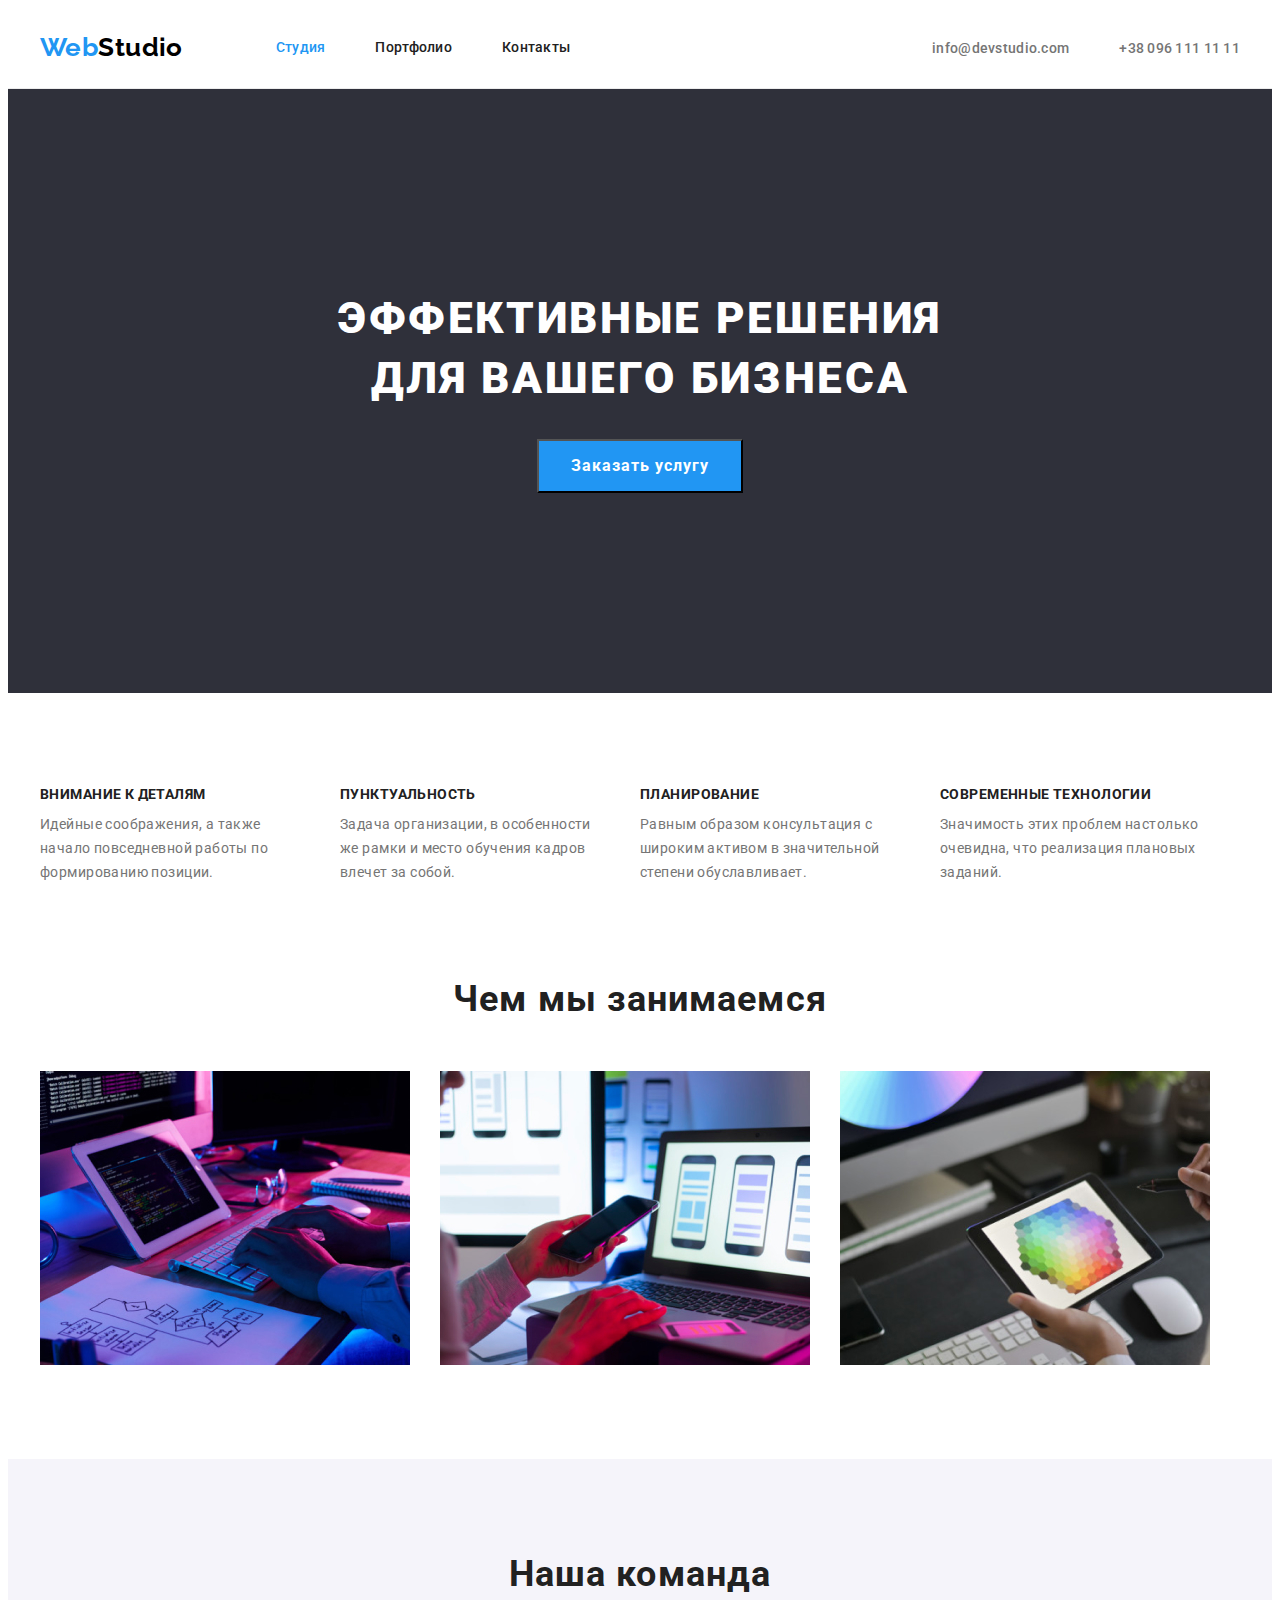
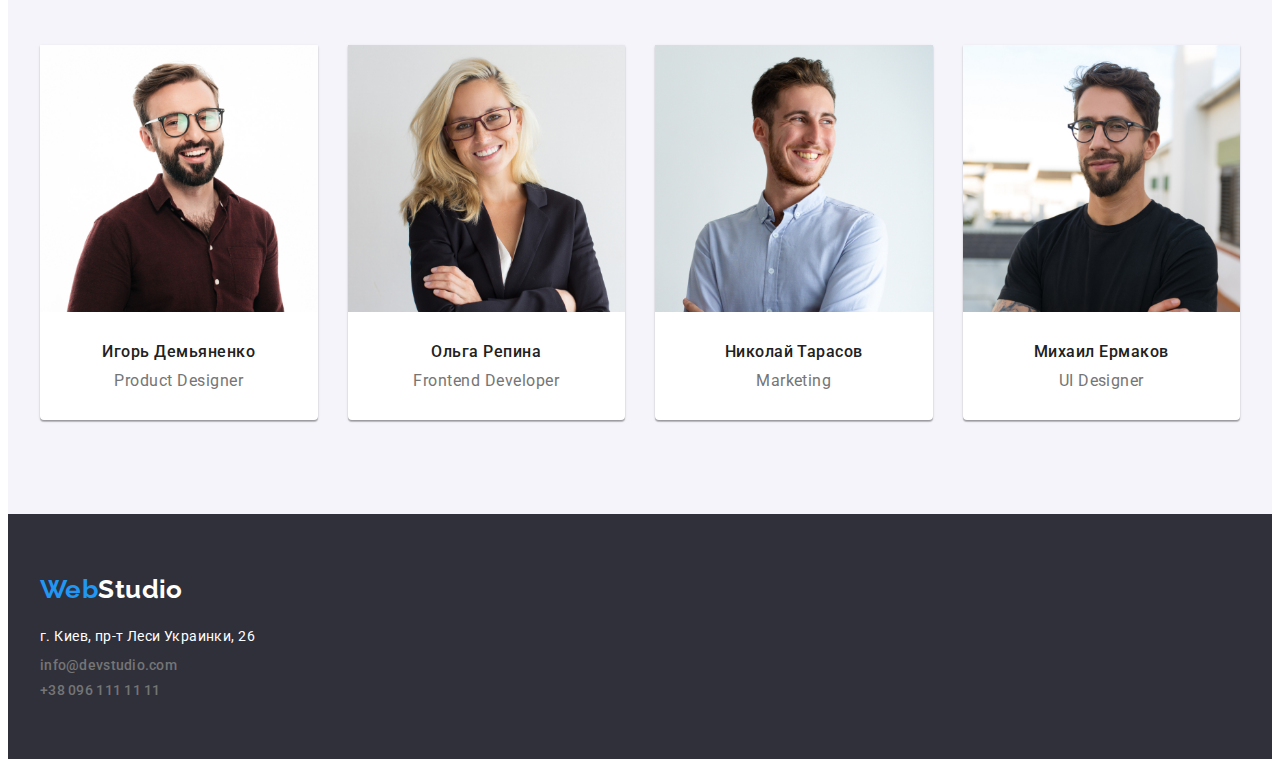
<file: index.html>
<!DOCTYPE html>
<html lang="ru">
  <head>
    <meta charset="UTF-8" />
    <meta http-equiv="X-UA-Compatible" content="IE=edge" />
    <meta name="viewport" content="width=device-width, initial-scale=1.0" />
    <title>Студія</title>
    <link rel="preconnect" href="https://fonts.googleapis.com" />
    <link rel="preconnect" href="https://fonts.gstatic.com" crossorigin />
    <link
      href="https://fonts.googleapis.com/css2?family=Raleway:wght@700&family=Roboto:wght@400;500;700;900&display=swap"
      rel="stylesheet"
    />
    <link
      rel="stylesheet"
      href="https://cdnjs.cloudflare.com/ajax/libs/modern-normalize/1.1.0/modern-normalize.min.css"
      integrity="sha512-wpPYUAdjBVSE4KJnH1VR1HeZfpl1ub8YT/NKx4PuQ5NmX2tKuGu6U/JRp5y+Y8XG2tV+wKQpNHVUX03MfMFn9Q=="
      crossorigin="anonymous"
      referrerpolicy="no-referrer"
    />
    <link rel="stylesheet" href="./css/styles.css" />
  </head>
  <body>
    <header class="site-header">
      <div class="container">
        <a href="/" class="logo link"
          >Web<span class="logo-studio">Studio</span></a
        >
        <nav class="site-nav">
          <ul class="nav-list">
            <li class="nav-item">
              <a href="./index.html" class="nav-link link current">Студия</a>
            </li>
            <li class="nav-item">
              <a href="./portfolio.html" class="nav-link link">Портфолио</a>
            </li>
            <li class="nav-item">
              <a href="" class="nav-link link">Контакты</a>
            </li>
          </ul>
        </nav>
        <ul class="contacts-list">
          <li class="contacts">
            <a href="mailto:info@devstudio.com" class="contacts-link link"
              >info@devstudio.com</a
            >
          </li>
          <li class="contacts">
            <a href="tel:+380961111111" class="contacts-link link"
              >+38 096 111 11 11</a
            >
          </li>
        </ul>
      </div>
    </header>
    <main>
      <!-- Hero -->
      <section class="section hero">
        <div class="container">
          <h1 class="hero-title">Эффективные решения для вашего бизнеса</h1>
          <button type="button" class="hero-btn">Заказать услугу</button>
        </div>
      </section>
      <!-- Features -->
      <section class="section features">
        <div class="container">
          <h2 class="visually-hidden">features</h2>
          <ul class="features-list">
            <li class="features-item">
              <h3 class="features-title">Внимание к деталям</h3>
              <p class="features-text">
                Идейные соображения, а также начало повседневной работы по
                формированию позиции.
              </p>
            </li>
            <li class="features-item">
              <h3 class="features-title">Пунктуальность</h3>
              <p class="features-text">
                Задача организации, в особенности же рамки и место обучения
                кадров влечет за собой.
              </p>
            </li>
            <li class="features-item">
              <h3 class="features-title">Планирование</h3>
              <p class="features-text">
                Равным образом консультация с широким активом в значительной
                степени обуславливает.
              </p>
            </li>
            <li class="features-item">
              <h3 class="features-title">Современные технологии</h3>
              <p class="features-text">
                Значимость этих проблем настолько очевидна, что реализация
                плановых заданий.
              </p>
            </li>
          </ul>
        </div>
      </section>
      <!-- WORK -->
      <section class="section work">
        <div class="container">
          <h2 class="work-title">Чем мы занимаемся</h2>
          <ul class="work-list">
            <li class="work-item">
              <img
                src="./images/workimg1.jpg"
                alt="програмирование"
                width="370"
                height="294"
              />
            </li>
            <li class="work-item">
              <img
                src="./images/workimg2.jpg"
                alt="мобильные Приложения"
                width="370"
                height="294"
              />
            </li>
            <li class="work-item">
              <img
                src="./images/workimg3.jpg"
                alt="Дизайн"
                width="370"
                height="294"
              />
            </li>
          </ul>
        </div>
      </section>
      <!-- TEAM -->
      <section class="section team">
        <div class="container">
          <h2 class="team-title">Наша команда</h2>
          <ul class="team-list">
            <li class="team-card">
              <img
                src="./images/photo1.jpg"
                alt="фото Игорь Демьяненко"
                width="270"
                height="260"
              />
              <div class="team-item">
                <h3 class="teammate">Игорь Демьяненко</h3>
                <p lang="en" class="team-duty">Product Designer</p>
              </div>
            </li>
            <li class="team-card">
              <img
                src="./images/photo2.jpg"
                alt="фото Ольга Репина"
                width="270"
                height="260"
              />
              <div class="team-item">
                <h3 class="teammate">Ольга Репина</h3>
                <p lang="en" class="team-duty">Frontend Developer</p>
              </div>
            </li>
            <li class="team-card">
              <img
                src="./images/photo3.jpg"
                alt="фото Николай Тарасов"
                width="270"
                height="260"
              />
              <div class="team-item">
                <h3 class="teammate">Николай Тарасов</h3>
                <p lang="en" class="team-duty">Marketing</p>
              </div>
            </li>
            <li class="team-card">
              <img
                src="./images/photo4.jpg"
                alt="фото Михаил Ермаков"
                width="270"
                height="260"
              />
              <div class="team-item">
                <h3 class="teammate">Михаил Ермаков</h3>
                <p lang="en" class="team-duty">UI Designer</p>
              </div>
            </li>
          </ul>
        </div>
      </section>
    </main>
    <footer class="ftr">
      <div class="container">
        <a href="/" class="logo link"
          >Web<span class="logo-studio foot">Studio</span></a
        >
        <address class="addrs">
          <ul>
            <li class="contacts-item">
              <a
                href="https://www.google.com/maps/place/%D0%B1%D1%83%D0%BB%D1%8C%D0%B2%D0%B0%D1%80+%D0%9B%D0%B5%D1%81%D1%96+%D0%A3%D0%BA%D1%80%D0%B0%D1%97%D0%BD%D0%BA%D0%B8,+26,+%D0%9A%D0%B8%D1%97%D0%B2,+02000/@50.4265807,30.5361971,17z/data=!3m1!4b1!4m5!3m4!1s0x40d4cf0e033ecbe9:0x57a4dffefec77da0!8m2!3d50.4265807!4d30.5383858"
                target="_blank"
                rel="noopener noreferrer nofollow"
                class="location"
              >
                г. Киев, пр-т Леси Украинки, 26
              </a>
            </li>
            <li class="contacts-item">
              <a href="mailto:info@devstudio.com" class="contacts-link link"
                >info@devstudio.com</a
              >
            </li>
            <li class="contacts-item">
              <a href="tel:+380961111111" class="contacts-link link"
                >+38 096 111 11 11</a
              >
            </li>
          </ul>
        </address>
      </div>
    </footer>
  </body>
</html>
</file>
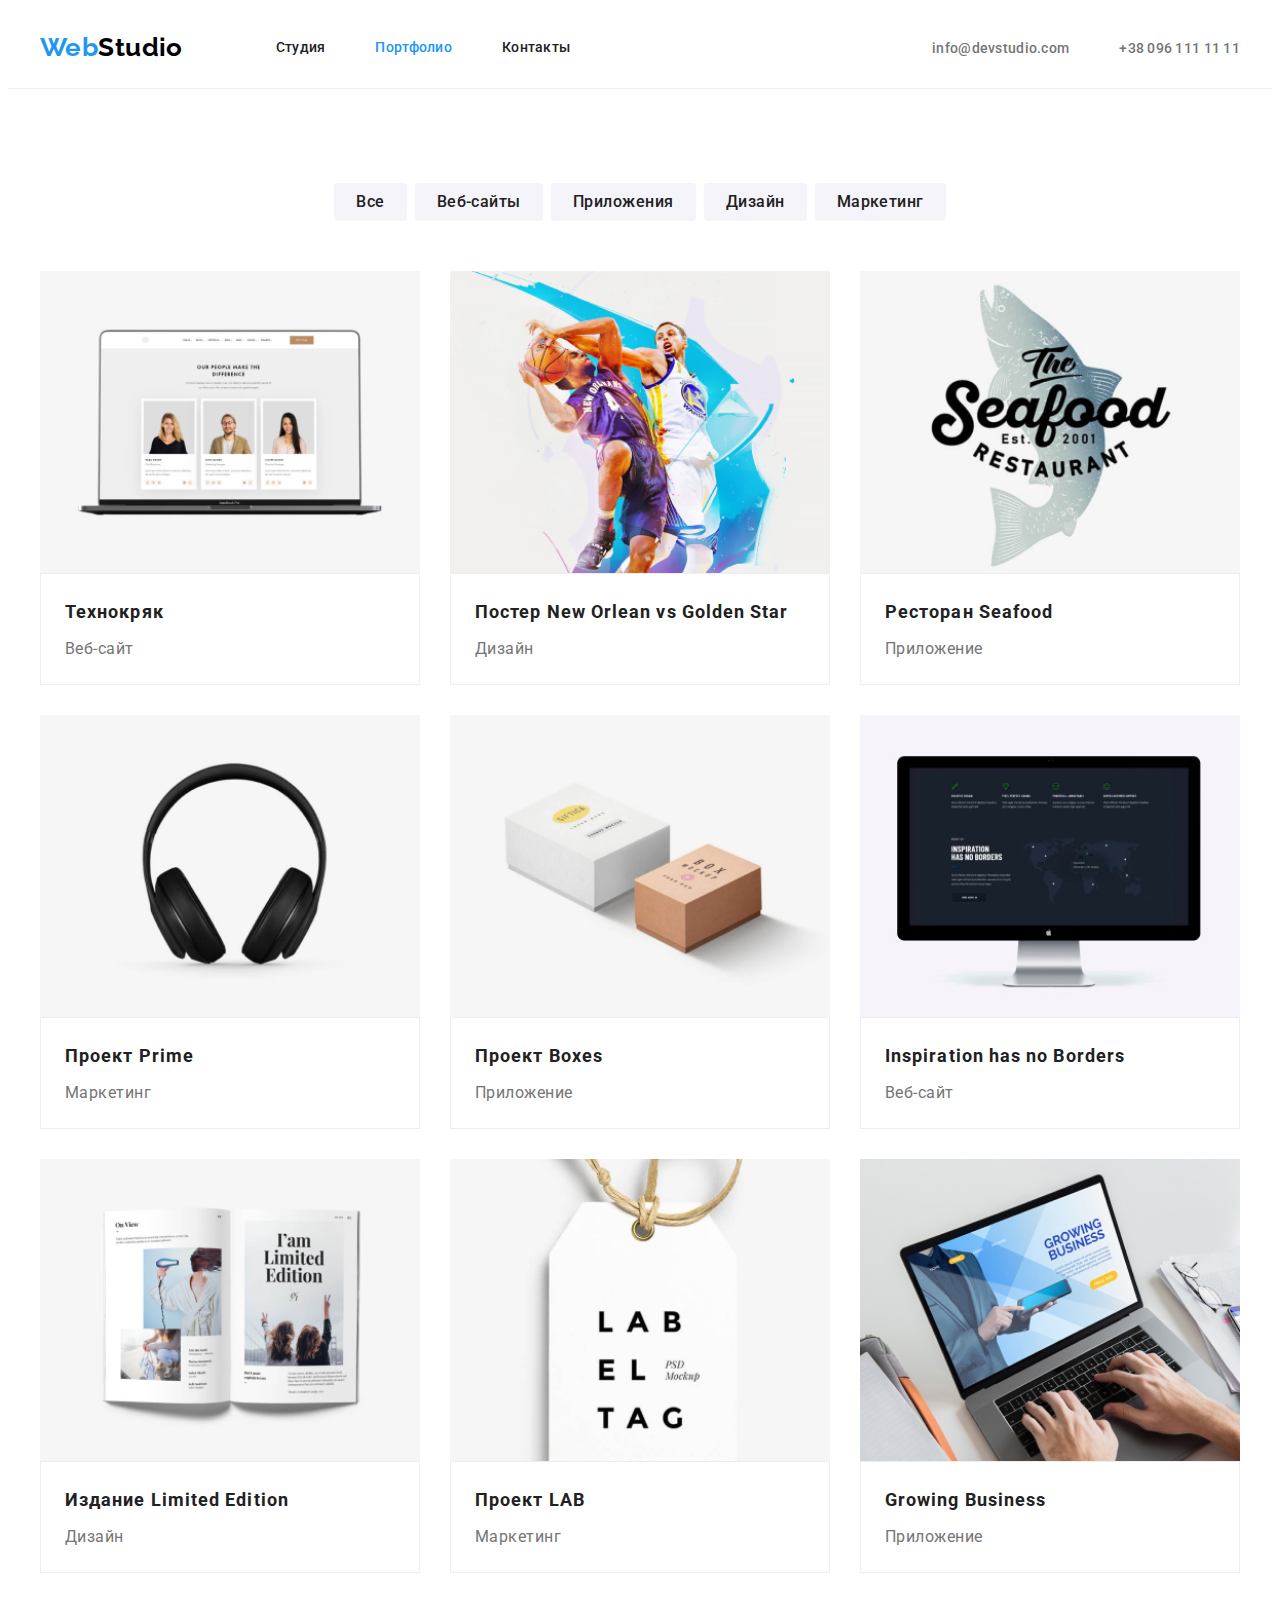
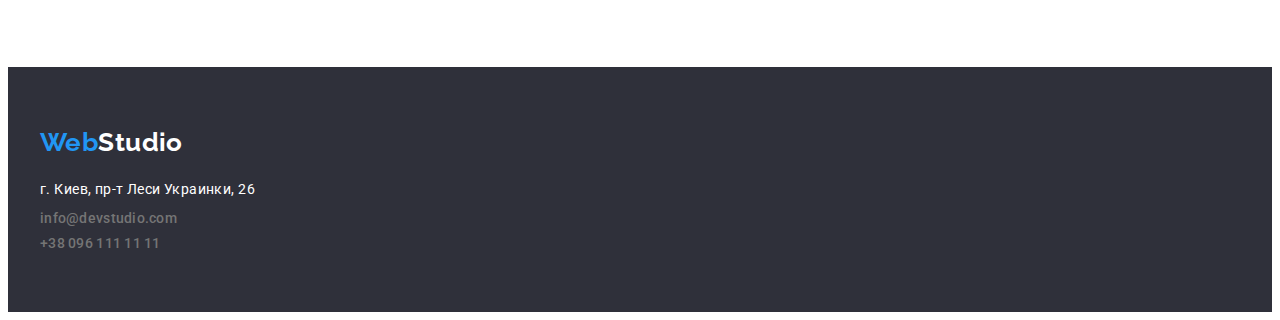
<file: portfolio.html>
<!DOCTYPE html>
<html lang="ru">
  <head>
    <meta charset="UTF-8" />
    <meta http-equiv="X-UA-Compatible" content="IE=edge" />
    <meta name="viewport" content="width=device-width, initial-scale=1.0" />
    <title>Портфоліо</title>
    <link rel="preconnect" href="https://fonts.googleapis.com" />
    <link rel="preconnect" href="https://fonts.gstatic.com" crossorigin />
    <link
      href="https://fonts.googleapis.com/css2?family=Raleway:wght@700&family=Roboto:wght@400;500;700;900&display=swap"
      rel="stylesheet"
    />
    <link
      rel="stylesheet"
      href="https://cdnjs.cloudflare.com/ajax/libs/modern-normalize/1.1.0/modern-normalize.min.css"
      integrity="sha512-wpPYUAdjBVSE4KJnH1VR1HeZfpl1ub8YT/NKx4PuQ5NmX2tKuGu6U/JRp5y+Y8XG2tV+wKQpNHVUX03MfMFn9Q=="
      crossorigin="anonymous"
      referrerpolicy="no-referrer"
    />
    <link rel="stylesheet" href="./css/styles.css" />
  </head>
  <body>
    <header class="site-header">
      <div class="container">
        <a href="/" class="logo link"
          >Web<span class="logo-studio">Studio</span></a
        >
        <nav class="site-nav">
          <ul class="nav-list">
            <li class="nav-item">
              <a href="./index.html" class="nav-link link">Студия</a>
            </li>
            <li class="nav-item">
              <a href="./portfolio.html" class="nav-link current link"
                >Портфолио</a
              >
            </li>
            <li class="nav-item">
              <a href="" class="nav-link link">Контакты</a>
            </li>
          </ul>
        </nav>
        <ul class="contacts-list">
          <li class="contacts">
            <a href="mailto:info@devstudio.com" class="contacts-link link"
              >info@devstudio.com</a
            >
          </li>
          <li class="contacts">
            <a href="tel:+380961111111" class="contacts-link link"
              >+38 096 111 11 11</a
            >
          </li>
        </ul>
      </div>
    </header>

    <main>
      <section class="section portfolio">
        <div class="container">
          <h1 class="visually-hidden">Portfolio</h1>
          <!-- Filter buttons -->
          <ul class="btn-list">
            <li class="filter-item">
              <button type="button" class="filter-btn">Все</button>
            </li>
            <li class="filter-item">
              <button type="button" class="filter-btn">Веб-сайты</button>
            </li>
            <li class="filter-item">
              <button type="button" class="filter-btn">Приложения</button>
            </li>
            <li class="filter-item">
              <button type="button" class="filter-btn">Дизайн</button>
            </li>
            <li class="filter-item">
              <button type="button" class="filter-btn">Маркетинг</button>
            </li>
          </ul>
          <!-- Projects -->
          <ul class="project-list">
            <li class="project-card">
              <img
                src="./images/porttechnocrack.jpg"
                alt="technocrack"
                width="370"
                height="294"
              />
              <div class="card-description">
                <h2 class="project-title">Технокряк</h2>
                <p class="project-type">Веб-сайт</p>
              </div>
            </li>
            <li class="project-card">
              <img
                src="./images/portbasketball.jpg"
                alt="basketball"
                width="370"
                height="294"
              />
              <div class="card-description">
                <h2 class="project-title">Постер New Orlean vs Golden Star</h2>
                <p class="project-type">Дизайн</p>
              </div>
            </li>
            <li class="project-card">
              <img
                src="./images/portseafood.jpg"
                alt="seafood"
                width="370"
                height="294"
              />
              <div class="card-description">
                <h2 class="project-title">Ресторан Seafood</h2>
                <p class="project-type">Приложение</p>
              </div>
            </li>
            <li class="project-card">
              <img
                src="./images/portheadphone.jpg"
                alt="headphone"
                width="370"
                height="294"
              />
              <div class="card-description">
                <h2 class="project-title">Проект Prime</h2>
                <p class="project-type">Маркетинг</p>
              </div>
            </li>
            <li class="project-card">
              <img
                src="./images/portboxes.jpg"
                alt="boxes"
                width="370"
                height="294"
              />
              <div class="card-description">
                <h2 class="project-title">Проект Boxes</h2>
                <p class="project-type">Приложение</p>
              </div>
            </li>
            <li class="project-card">
              <img
                src="./images/portmonitor.jpg"
                alt="monitor"
                width="370"
                height="294"
              />
              <div class="card-description">
                <h2 class="project-title">Inspiration has no Borders</h2>
                <p class="project-type">Веб-сайт</p>
              </div>
            </li>
            <li class="project-card">
              <img
                src="./images/portbook.jpg"
                alt="book"
                width="370"
                height="294"
              />
              <div class="card-description">
                <h2 class="project-title">Издание Limited Edition</h2>
                <p class="project-type">Дизайн</p>
              </div>
            </li>
            <li class="project-card">
              <img
                src="./images/portlab.jpg"
                alt="brief"
                width="370"
                height="294"
              />
              <div class="card-description">
                <h2 class="project-title">Проект LAB</h2>
                <p class="project-type">Маркетинг</p>
              </div>
            </li>
            <li class="project-card">
              <img
                src="./images/portlaptop.jpg"
                alt="laptop"
                width="370"
                height="294"
              />
              <div class="card-description">
                <h2 class="project-title">Growing Business</h2>
                <p class="project-type">Приложение</p>
              </div>
            </li>
          </ul>
        </div>
      </section>
    </main>

    <footer class="ftr">
      <div class="container">
        <a href="/" class="logo link"
          >Web<span class="logo-studio foot">Studio</span></a
        >
        <address class="addrs">
          <ul>
            <li class="contacts-item">
              <a
                href="https://www.google.com/maps/place/%D0%B1%D1%83%D0%BB%D1%8C%D0%B2%D0%B0%D1%80+%D0%9B%D0%B5%D1%81%D1%96+%D0%A3%D0%BA%D1%80%D0%B0%D1%97%D0%BD%D0%BA%D0%B8,+26,+%D0%9A%D0%B8%D1%97%D0%B2,+02000/@50.4265807,30.5361971,17z/data=!3m1!4b1!4m5!3m4!1s0x40d4cf0e033ecbe9:0x57a4dffefec77da0!8m2!3d50.4265807!4d30.5383858"
                target="_blank"
                rel="noopener noreferrer nofollow"
                class="location"
              >
                г. Киев, пр-т Леси Украинки, 26
              </a>
            </li>
            <li class="contacts-item">
              <a href="mailto:info@devstudio.com" class="contacts-link link"
                >info@devstudio.com</a
              >
            </li>
            <li class="contacts-item">
              <a href="tel:+380961111111" class="contacts-link link"
                >+38 096 111 11 11</a
              >
            </li>
          </ul>
        </address>
      </div>
    </footer>
  </body>
</html>
</file>
<file: css/styles.css>
:root {
  --primary-text-color: #757575;
  --title-text-color: #212121;
  --accent-color: #2196f3;
  --background-color: #ffffff;
  --secondary-background-color: #2f303a;
  --black-clear-color: #000000;
}

body {
  color: var(--primary-text-color);
  background-color: var(--background-color);
  font-family: 'Roboto', sans-serif;
  font-size: 14px;
  letter-spacing: 0.03em;
}

h1,
h2,
h3,
p,
ul {
  margin: 0;
  padding: 0;
}

img {
  display: block;
  width: 100%;
  height: auto;
}

.visually-hidden {
  position: absolute;
  white-space: nowrap;
  width: 1px;
  height: 1px;
  overflow: hidden;
  border: 0;
  padding: 0;
  clip: rect(0 0 0 0);
  clip-path: inset(50%);
  margin: -1px;
}

/* Take off dots from all lists */

ul {
  list-style: none;
}

/* Take off underline from all links */

.link,
.location {
  text-decoration: none;
}

/* hover + focus */

.logo,
.link:hover,
.link:focus {
  color: var(--accent-color);
}

/* main container position */

.container {
  margin: 0 auto;
  width: 1200px;
  padding: 0 15px;
}

/* sections padding 94px */

.section {
  padding-top: 94px;
  padding-bottom: 94px;
}

/* _______________________________________________________________HEADER_____________________________________________ */

.site-header .container {
  display: flex;
  align-items: center;
}

.site-header {
  border-bottom: 1px solid #ececec;
}

/*_____________________________________________ logo____ */

.logo {
  color: var(--accent-color);
}

.logo-studio {
  color: var(--black-clear-color);
}

.logo-studio.foot {
  color: var(--background-color);
}

.logo,
.logo-studio {
  font-family: 'Raleway', sans-serif;
  font-weight: 700;
  font-size: 26px;
  line-height: 1.2;
}

/*_____________________________________ site-nav + contacts___ */

.site-nav {
  display: flex;
  margin-left: 93px;
}

.nav-list {
  display: flex;
}

.nav-item:not(:last-child),
.contacts:not(:last-child) {
  margin-right: 50px;
}

.nav-link,
.contacts-link {
  font-weight: 500;
  font-size: 14px;
  line-height: 1.14;
  letter-spacing: 0.02em;
}

.nav-link {
  padding: 32px 0;
  display: block;
  color: var(--title-text-color);
}

.nav-link.current {
  color: var(--accent-color);
}

.contacts-list {
  display: flex;
  margin-left: auto;
}

.contacts-link {
  color: var(--primary-text-color);
}

/* __________________________________________________________________HERO______________________________________ */

.hero {
  background-color: var(--secondary-background-color);
  text-align: center;
  padding: 200px 0;
}

.hero-title {
  color: var(--background-color);
  font-weight: 900;
  font-size: 44px;
  line-height: 1.36;
  letter-spacing: 0.06em;
  text-transform: uppercase;
  width: 696px;
  margin-left: auto;
  margin-right: auto;
  margin-bottom: 30px;
}

/* ___________________________________Button___ */

.hero-btn {
  display: inline-block;
  background-color: var(--accent-color);
  color: var(--background-color);
  font-family: inherit;
  font-style: normal;
  font-weight: 700;
  font-size: 16px;
  line-height: 1.88;
  letter-spacing: 0.06em;
  text-align: center;
  padding: 10px 32px;
}

.hero-btn:hover,
.hero-btn:focus {
  background: #188ce8;
  border: 1px solid var(--black-clear-color);
  filter: drop-shadow(0px 4px 4px rgba(0, 0, 0, 0.25));
}

.hero-btn,
.filter-btn {
  cursor: pointer;
}

/* __________________________________________________________________FEATURES__________________________________ */

.features-list {
  display: flex;
}

.features-item {
  width: 270px;
}

.features-item:not(:last-child) {
  margin-right: 30px;
}

.features-title {
  color: var(--title-text-color);
  font-weight: 700;
  font-size: 14px;
  line-height: 1.14;
  text-transform: uppercase;
  margin-bottom: 10px;
}

.features-text {
  line-height: 1.71;
}

/* _______________________________________________________________WORK______________________________________________ */

.section.work {
  padding-top: 0;
}

.work-title,
.team-title {
  font-size: 36px;
  line-height: 1.17;
  letter-spacing: 0.03em;
  text-align: center;
  color: var(--title-text-color);
  margin-bottom: 50px;
}

.work-list,
.team-list {
  display: flex;
}

.work-item:not(:first-child) {
  margin-left: 30px;
}

/* _______________________________________________________________TEAM____________________________________________ */

.team {
  background-color: #f5f4fa;
}

.team-card {
  background-color: var(--background-color);
  box-shadow: 0px 1px 3px rgba(0, 0, 0, 0.12), 0px 1px 1px rgba(0, 0, 0, 0.14),
    0px 2px 1px rgba(0, 0, 0, 0.2);
  border-radius: 0px 0px 4px 4px;
}

.team-card:not(:first-child) {
  margin-left: 30px;
}

.team-item {
  padding: 30px 0;
}

.teammate {
  color: var(--title-text-color);
  font-weight: 500;
  font-size: 16px;
  line-height: 1.19;
  margin-bottom: 10px;
  letter-spacing: 0.03em;
  text-align: center;
}

.team-duty {
  font-size: 16px;
  line-height: 1.19;
  letter-spacing: 0.03em;
  text-align: center;
}

/* _________________________________________________________________FOOTER___________________________________________ */

.ftr {
  background-color: var(--secondary-background-color);
  padding-top: 60px;
  padding-bottom: 60px;
}

.addrs {
  font-style: normal;
  font-size: 14px;
  line-height: 1.71;
  letter-spacing: 0.03em;
  color: rgba(255, 255, 255, 0.6);
  margin-top: 20px;
}

.location {
  color: var(--background-color);
  text-decoration: none;
}

.addrs .contacts-link,
.location {
  display: block;
}

.contacts-item:not(:last-child) {
  margin-bottom: 9px;
}

/*___________________________________________***PORTFOLIO***__________________________________________________- */

.filter-btn {
  display: inline-block;
  padding: 6px 22px;
  font-family: inherit;
  font-weight: 500;
  font-size: 16px;
  line-height: 1.63;
  letter-spacing: 0.03em;
  color: var(--title-text-color);
  background-color: #f5f4fa;
  border-radius: 4px;
  border: none;
  text-align: center;
}

.filter-btn:focus,
.filter-btn:hover,
.filter-btn:active {
  color: var(--background-color);
  background-color: var(--accent-color);
  box-shadow: 0px 3px 1px rgba(0, 0, 0, 0.1), 0px 1px 2px rgba(0, 0, 0, 0.08),
    0px 2px 2px rgba(0, 0, 0, 0.12);
  border-radius: 4px;
}

.btn-list {
  display: flex;
  justify-content: center;
  margin-bottom: 50px;
}

.filter-item:not(:last-child) {
  margin-right: 8px;
}

/* _________________________________________PROJECTS___________________________________ */

.project-list {
  display: flex;
  flex-wrap: wrap;
  margin-left: -30px;
  margin-top: -30px;
}

.project-card {
  flex-basis: calc(100% / 3 - 30px);
  margin-top: 30px;
  margin-left: 30px;
}

.card-description {
  border-top: none;
  border: 1px solid #eeeeee;
  padding: 20px 24px;
}

.project-title {
  font-weight: 700;
  font-size: 18px;
  line-height: 2;
  letter-spacing: 0.06em;
  color: var(--title-text-color);
  margin-bottom: 4px;
}

.project-type {
  font-size: 16px;
  line-height: 1.87;
  letter-spacing: 0.03em;
}

/* .project-card:not(:nth-child(3n)) {
  margin-right: 30px;
}

.project-card:not(:nth-last-child(-n + 3)) {
  margin-bottom: 30px;
} */
</file>
